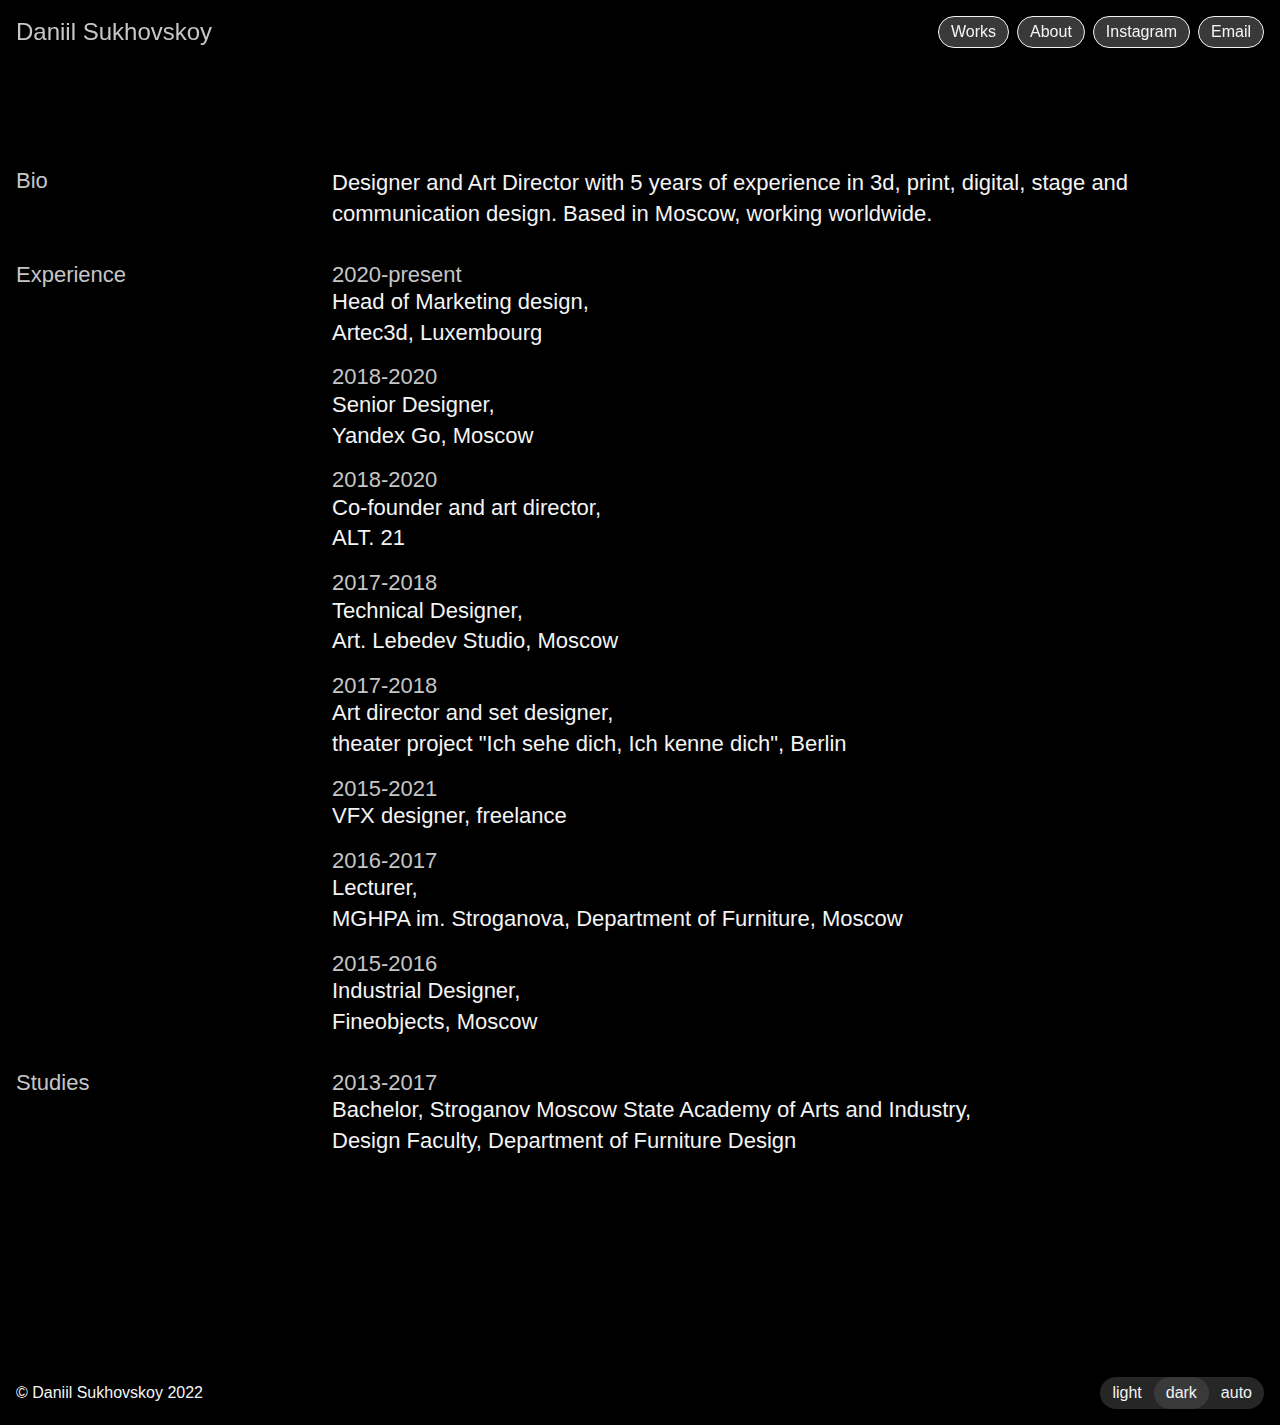
<file: about.html>
<!DOCTYPE html>
<html lang="en">
<head>
    <meta charset="UTF-8">
    <meta http-equiv="X-UA-Compatible" content="IE=edge">
    <meta name="viewport" content="width=device-width, initial-scale=1.0">
    <link rel="stylesheet" href="./resources/css/style.css">
    <meta name="theme-color" content="#f7f7f9">
    <title>Pivosoki</title>
</head>
<header class="container">
    <div>
        <h1>Daniil Sukhovskoy</h1>
    </div>
    <nav>
        <ul class="nav-links">
            <li><a class="info-link" href="./index.html">Works</a></li>
            <li><a class="info-link" href="./about.html">About</a></li>
            <li><a class="info-link" href="https://www.instagram.com/daniil_sukhovskoy/" target="_blank">Instagram</a></li>
            <li><a class="info-link" href="">Email</a></li>
        </ul>
    </nav>
</header>

<body>
    <div class="container header-comp extra-margin">
        <section class="row gap-2">
            <h3 class="col-3-sm">Bio</h3>
            <div class="col-9-sm">
                <p>Designer and Art Director with 5 years of experience in 3d, print, digital, stage and communication design. Based in Moscow, working worldwide.</p>
            </div> 
        </section>
        <section class="row gap-2">
            <h3 class="col-3-sm">Experience</h3>
            <div class="col-9-sm">
                <ul>
                    <li>
                        <h3>2020-present</h3>
                        <p>Head of Marketing design, <br>Artec3d, Luxembourg</p>
                    </li>
                    <li>
                        <h3>2018-2020</h3>
                        <p>Senior Designer, <br>Yandex Go, Moscow</p>
                    </li>
                    <li>
                        <h3>2018-2020</h3>
                        <p>Co-founder and art director, <br>ALT. 21</p>
                    </li>
                    <li>
                        <h3>2017-2018</h3>
                        <p>Technical Designer, <br>Art. Lebedev Studio, Moscow</p>
                    </li>
                    <li>
                        <h3>2017-2018</h3>
                        <p>Art director and set designer, <br>theater project "Ich sehe dich, Ich kenne dich", Berlin</p>
                    </li>
                    <li>
                        <h3>2015-2021</h3>
                        <p>VFX designer, freelance</p>
                    </li>
                    <li>
                        <h3>2016-2017</h3>
                        <p>Lecturer, <br>MGHPA im. Stroganova, Department of Furniture, Moscow</p>
                    </li>
                    <li>
                        <h3>2015-2016</h3>
                        <p>Industrial Designer, <br>Fineobjects, Moscow</p>
                    </li>
                </ul>
            </div> 
        </section>
        <section class="row gap-2">
            <h3 class="col-3-sm">Studies</h3>
            <div class="col-9-sm">
                <ul>
                    <li>
                        <h3>2013-2017</h3>
                        <p>Bachelor, Stroganov Moscow State Academy of Arts and Industry,<br>Design Faculty, Department of Furniture Design</p>
                    </li>
                </ul>
            </div> 
        </section>
    </div>

</body>


<footer class="container">
    <span>© Daniil Sukhovskoy 2022</span>
    <div class="footer_theme-toggle">
        <div class="theme-toggle" role="radiogroup" tabindex="0" aria-label="Select a color scheme preference">
            <div class="theme-toggle_item">
                <input class="theme-toggle_control" type="radio" name="color-theme" value="light" autocomplete="off">
                <label class="theme-toggle_text" for="light">light</label>
            </div>
            <div class="theme-toggle_item">
                <input class="theme-toggle_control" type="radio" name="color-theme" value="dark" autocomplete="off" checked>
                <label class="theme-toggle_text" for="dark">dark</label>
            </div>
            <div class="theme-toggle_item">
                <input class="theme-toggle_control" type="radio" name="color-theme" value="auto" autocomplete="off">
                <label class="theme-toggle_text" for="auto">auto</label>
            </div>
        </div>
    </div>

    <!--Theme toggle script-->
    <script src="./resources/js/color-theme-toggle.js"></script>
</footer>
</html>
</file>
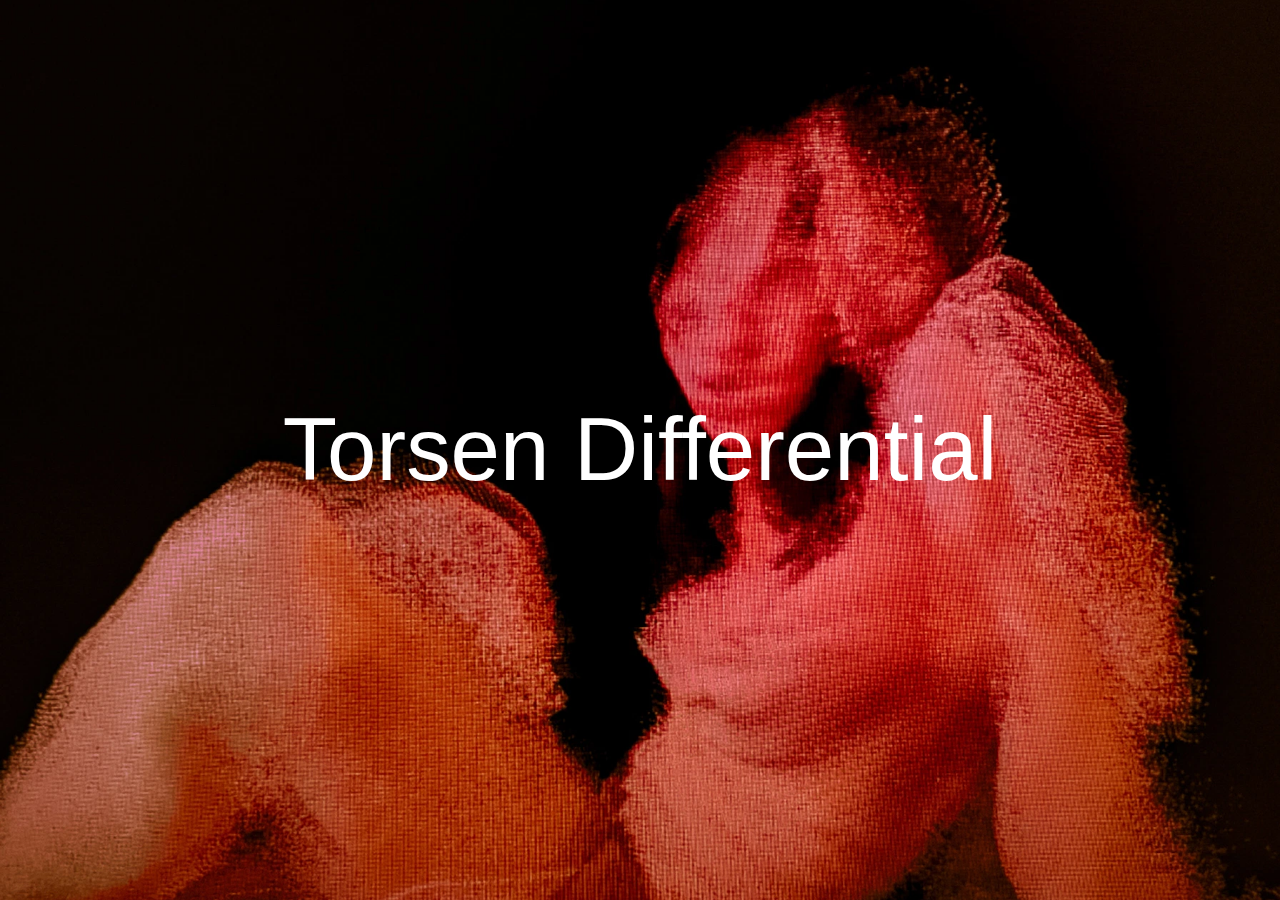
<file: torsen-differential.html>
<!DOCTYPE html>
<html lang="en">
<head>
    <meta charset="UTF-8">
    <meta http-equiv="X-UA-Compatible" content="IE=edge">
    <meta name="viewport" content="width=device-width, initial-scale=1.0">
    <link rel="stylesheet" href="./resources/css/style.css">
    <title>Pivosoki</title>
</head>
<body>
    <article>
        <div class="project-banner">
            <div class="banner-text">
                <h2>Torsen Differential</h2>
            </div>
            <div class="banner-image">
                <picture>
                    <img src="./resources/images/project/new-vision-1.webp" alt="">
                </picture>
            </div>
        </div>
    </article>
</body>
</file>
<file: resources/css/style.css>
/* Border tokens */
/* Spacing tokens */
/*! normalize.css v8.0.1 | MIT License | github.com/necolas/normalize.css */
/* Document
   ========================================================================== */
/**
 * 1. Correct the line height in all browsers.
 * 2. Prevent adjustments of font size after orientation changes in iOS.
 */
html {
  line-height: 1.15;
  /* 1 */
  -webkit-text-size-adjust: 100%;
  /* 2 */
}

/* Sections
   ========================================================================== */
/**
 * Remove the margin in all browsers.
 */
body {
  margin: 0;
}

/**
 * Render the `main` element consistently in IE.
 */
main {
  display: block;
}

/**
 * Correct the font size and margin on `h1` elements within `section` and
 * `article` contexts in Chrome, Firefox, and Safari.
 */
h1 {
  font-size: 2em;
  margin: 0.67em 0;
}

/* Grouping content
   ========================================================================== */
/**
 * 1. Add the correct box sizing in Firefox.
 * 2. Show the overflow in Edge and IE.
 */
hr {
  -webkit-box-sizing: content-box;
          box-sizing: content-box;
  /* 1 */
  height: 0;
  /* 1 */
  overflow: visible;
  /* 2 */
}

/**
 * 1. Correct the inheritance and scaling of font size in all browsers.
 * 2. Correct the odd `em` font sizing in all browsers.
 */
pre {
  font-family: monospace, monospace;
  /* 1 */
  font-size: 1em;
  /* 2 */
}

/* Text-level semantics
   ========================================================================== */
/**
 * Remove the gray background on active links in IE 10.
 */
a {
  background-color: transparent;
}

/**
 * 1. Remove the bottom border in Chrome 57-
 * 2. Add the correct text decoration in Chrome, Edge, IE, Opera, and Safari.
 */
abbr[title] {
  border-bottom: none;
  /* 1 */
  text-decoration: underline;
  /* 2 */
  -webkit-text-decoration: underline dotted;
          text-decoration: underline dotted;
  /* 2 */
}

/**
 * Add the correct font weight in Chrome, Edge, and Safari.
 */
b,
strong {
  font-weight: bolder;
}

/**
 * 1. Correct the inheritance and scaling of font size in all browsers.
 * 2. Correct the odd `em` font sizing in all browsers.
 */
code,
kbd,
samp {
  font-family: monospace, monospace;
  /* 1 */
  font-size: 1em;
  /* 2 */
}

/**
 * Add the correct font size in all browsers.
 */
small {
  font-size: 80%;
}

/**
 * Prevent `sub` and `sup` elements from affecting the line height in
 * all browsers.
 */
sub,
sup {
  font-size: 75%;
  line-height: 0;
  position: relative;
  vertical-align: baseline;
}

sub {
  bottom: -0.25em;
}

sup {
  top: -0.5em;
}

/* Embedded content
   ========================================================================== */
/**
 * Remove the border on images inside links in IE 10.
 */
img {
  border-style: none;
}

/* Forms
   ========================================================================== */
/**
 * 1. Change the font styles in all browsers.
 * 2. Remove the margin in Firefox and Safari.
 */
button,
input,
optgroup,
select,
textarea {
  font-family: inherit;
  /* 1 */
  font-size: 100%;
  /* 1 */
  line-height: 1.15;
  /* 1 */
  margin: 0;
  /* 2 */
}

/**
 * Show the overflow in IE.
 * 1. Show the overflow in Edge.
 */
button,
input {
  /* 1 */
  overflow: visible;
}

/**
 * Remove the inheritance of text transform in Edge, Firefox, and IE.
 * 1. Remove the inheritance of text transform in Firefox.
 */
button,
select {
  /* 1 */
  text-transform: none;
}

/**
 * Correct the inability to style clickable types in iOS and Safari.
 */
button,
[type="button"],
[type="reset"],
[type="submit"] {
  -webkit-appearance: button;
}

/**
 * Remove the inner border and padding in Firefox.
 */
button::-moz-focus-inner,
[type="button"]::-moz-focus-inner,
[type="reset"]::-moz-focus-inner,
[type="submit"]::-moz-focus-inner {
  border-style: none;
  padding: 0;
}

/**
 * Restore the focus styles unset by the previous rule.
 */
button:-moz-focusring,
[type="button"]:-moz-focusring,
[type="reset"]:-moz-focusring,
[type="submit"]:-moz-focusring {
  outline: 1px dotted ButtonText;
}

/**
 * Correct the padding in Firefox.
 */
fieldset {
  padding: 0.35em 0.75em 0.625em;
}

/**
 * 1. Correct the text wrapping in Edge and IE.
 * 2. Correct the color inheritance from `fieldset` elements in IE.
 * 3. Remove the padding so developers are not caught out when they zero out
 *    `fieldset` elements in all browsers.
 */
legend {
  -webkit-box-sizing: border-box;
          box-sizing: border-box;
  /* 1 */
  color: inherit;
  /* 2 */
  display: table;
  /* 1 */
  max-width: 100%;
  /* 1 */
  padding: 0;
  /* 3 */
  white-space: normal;
  /* 1 */
}

/**
 * Add the correct vertical alignment in Chrome, Firefox, and Opera.
 */
progress {
  vertical-align: baseline;
}

/**
 * Remove the default vertical scrollbar in IE 10+.
 */
textarea {
  overflow: auto;
}

/**
 * 1. Add the correct box sizing in IE 10.
 * 2. Remove the padding in IE 10.
 */
[type="checkbox"],
[type="radio"] {
  -webkit-box-sizing: border-box;
          box-sizing: border-box;
  /* 1 */
  padding: 0;
  /* 2 */
}

/**
 * Correct the cursor style of increment and decrement buttons in Chrome.
 */
[type="number"]::-webkit-inner-spin-button,
[type="number"]::-webkit-outer-spin-button {
  height: auto;
}

/**
 * 1. Correct the odd appearance in Chrome and Safari.
 * 2. Correct the outline style in Safari.
 */
[type="search"] {
  -webkit-appearance: textfield;
  /* 1 */
  outline-offset: -2px;
  /* 2 */
}

/**
 * Remove the inner padding in Chrome and Safari on macOS.
 */
[type="search"]::-webkit-search-decoration {
  -webkit-appearance: none;
}

/**
 * 1. Correct the inability to style clickable types in iOS and Safari.
 * 2. Change font properties to `inherit` in Safari.
 */
::-webkit-file-upload-button {
  -webkit-appearance: button;
  /* 1 */
  font: inherit;
  /* 2 */
}

/* Interactive
   ========================================================================== */
/*
 * Add the correct display in Edge, IE 10+, and Firefox.
 */
details {
  display: block;
}

/*
 * Add the correct display in all browsers.
 */
summary {
  display: list-item;
}

/* Misc
   ========================================================================== */
/**
 * Add the correct display in IE 10+.
 */
template {
  display: none;
}

/**
 * Add the correct display in IE 10.
 */
[hidden] {
  display: none;
}

/**
 * Set up a decent box model on the root element
 */
html {
  -webkit-box-sizing: border-box;
          box-sizing: border-box;
  scroll-behavior: smooth;
  font-family: Arial, Helvetica, sans-serif;
  background-color: var(--bg-color);
  color: var(--text-color-01);
  -webkit-font-smoothing: antialiased;
  -webkit-text-size-adjust: none;
     -moz-text-size-adjust: none;
      -ms-text-size-adjust: none;
          text-size-adjust: none;
}

body {
  background-color: inherit;
}

a {
  color: inherit;
  text-decoration: none;
}

img, video, figure {
  display: block;
  -o-object-fit: cover;
     object-fit: cover;
  width: 100%;
  margin: 0;
}

ul {
  list-style: none;
  padding: 0;
  margin: 0;
}

/**
 * Make all elements from the DOM inherit from the parent box-sizing
 * Since `*` has a specificity of 0, it does not override the `html` value
 * making all elements inheriting from the root box-sizing value
 * See: https://css-tricks.com/inheriting-box-sizing-probably-slightly-better-best-practice/
 */
*,
*::before,
*::after {
  -webkit-box-sizing: inherit;
          box-sizing: inherit;
}

h1, h2, h3,
h4, h5, h6 {
  margin: 0;
  font-weight: normal;
  color: var(--text-color-02);
}

h1 {
  font-size: 1.5rem;
}

h2 {
  font-size: 32px;
}

@media (min-width: 320px) {
  h2 {
    font-size: calc(13.03704px + 100vw * 0.05926);
  }
}

@media (min-width: 1400px) {
  h2 {
    font-size: 96px;
  }
}

h3, p {
  font-size: 18px;
}

@media (min-width: 320px) {
  h3, p {
    font-size: calc(15.14286px + 100vw * 0.00893);
  }
}

@media (min-width: 768px) {
  h3, p {
    font-size: 22px;
  }
}

p {
  margin-top: 0;
  margin-bottom: 16px;
  max-width: 75ch;
  line-height: 1.4;
  color: var(--text-color-01);
}

.container {
  max-width: 2800px;
  margin: auto;
  padding-left: 16px;
  padding-right: 16px;
}

.extra-margin {
  margin-bottom: 20vh;
}

.row {
  display: -webkit-box;
  display: -ms-flexbox;
  display: flex;
  -webkit-box-orient: horizontal;
  -webkit-box-direction: normal;
      -ms-flex-flow: row wrap;
          flex-flow: row wrap;
}

.gap-0 > * {
  padding: 0;
}

.gap-0 {
  margin-left: 0;
  margin-right: 0;
}

.gap-1 > * {
  padding: 4px;
}

.gap-1 {
  margin-left: -4px;
  margin-right: -4px;
}

.gap-2 > * {
  padding: 8px;
}

.gap-2 {
  margin-left: -8px;
  margin-right: -8px;
}

.gap-3 > * {
  padding: 12px;
}

.gap-3 {
  margin-left: -12px;
  margin-right: -12px;
}

.gap-4 > * {
  padding: 16px;
}

.gap-4 {
  margin-left: -16px;
  margin-right: -16px;
}

@media (min-width: 0) {
  .col-1-xs {
    -webkit-box-flex: 0;
        -ms-flex-positive: 0;
            flex-grow: 0;
    width: 8.33333%;
  }
  .col-2-xs {
    -webkit-box-flex: 0;
        -ms-flex-positive: 0;
            flex-grow: 0;
    width: 16.66667%;
  }
  .col-3-xs {
    -webkit-box-flex: 0;
        -ms-flex-positive: 0;
            flex-grow: 0;
    width: 25%;
  }
  .col-4-xs {
    -webkit-box-flex: 0;
        -ms-flex-positive: 0;
            flex-grow: 0;
    width: 33.33333%;
  }
  .col-5-xs {
    -webkit-box-flex: 0;
        -ms-flex-positive: 0;
            flex-grow: 0;
    width: 41.66667%;
  }
  .col-6-xs {
    -webkit-box-flex: 0;
        -ms-flex-positive: 0;
            flex-grow: 0;
    width: 50%;
  }
  .col-7-xs {
    -webkit-box-flex: 0;
        -ms-flex-positive: 0;
            flex-grow: 0;
    width: 58.33333%;
  }
  .col-8-xs {
    -webkit-box-flex: 0;
        -ms-flex-positive: 0;
            flex-grow: 0;
    width: 66.66667%;
  }
  .col-9-xs {
    -webkit-box-flex: 0;
        -ms-flex-positive: 0;
            flex-grow: 0;
    width: 75%;
  }
  .col-10-xs {
    -webkit-box-flex: 0;
        -ms-flex-positive: 0;
            flex-grow: 0;
    width: 83.33333%;
  }
  .col-11-xs {
    -webkit-box-flex: 0;
        -ms-flex-positive: 0;
            flex-grow: 0;
    width: 91.66667%;
  }
  .col-12-xs {
    -webkit-box-flex: 0;
        -ms-flex-positive: 0;
            flex-grow: 0;
    width: 100%;
  }
}

@media (min-width: 576px) {
  .col-1-sm {
    -webkit-box-flex: 0;
        -ms-flex-positive: 0;
            flex-grow: 0;
    width: 8.33333%;
  }
  .col-2-sm {
    -webkit-box-flex: 0;
        -ms-flex-positive: 0;
            flex-grow: 0;
    width: 16.66667%;
  }
  .col-3-sm {
    -webkit-box-flex: 0;
        -ms-flex-positive: 0;
            flex-grow: 0;
    width: 25%;
  }
  .col-4-sm {
    -webkit-box-flex: 0;
        -ms-flex-positive: 0;
            flex-grow: 0;
    width: 33.33333%;
  }
  .col-5-sm {
    -webkit-box-flex: 0;
        -ms-flex-positive: 0;
            flex-grow: 0;
    width: 41.66667%;
  }
  .col-6-sm {
    -webkit-box-flex: 0;
        -ms-flex-positive: 0;
            flex-grow: 0;
    width: 50%;
  }
  .col-7-sm {
    -webkit-box-flex: 0;
        -ms-flex-positive: 0;
            flex-grow: 0;
    width: 58.33333%;
  }
  .col-8-sm {
    -webkit-box-flex: 0;
        -ms-flex-positive: 0;
            flex-grow: 0;
    width: 66.66667%;
  }
  .col-9-sm {
    -webkit-box-flex: 0;
        -ms-flex-positive: 0;
            flex-grow: 0;
    width: 75%;
  }
  .col-10-sm {
    -webkit-box-flex: 0;
        -ms-flex-positive: 0;
            flex-grow: 0;
    width: 83.33333%;
  }
  .col-11-sm {
    -webkit-box-flex: 0;
        -ms-flex-positive: 0;
            flex-grow: 0;
    width: 91.66667%;
  }
  .col-12-sm {
    -webkit-box-flex: 0;
        -ms-flex-positive: 0;
            flex-grow: 0;
    width: 100%;
  }
}

@media (min-width: 768px) {
  .col-1-md {
    -webkit-box-flex: 0;
        -ms-flex-positive: 0;
            flex-grow: 0;
    width: 8.33333%;
  }
  .col-2-md {
    -webkit-box-flex: 0;
        -ms-flex-positive: 0;
            flex-grow: 0;
    width: 16.66667%;
  }
  .col-3-md {
    -webkit-box-flex: 0;
        -ms-flex-positive: 0;
            flex-grow: 0;
    width: 25%;
  }
  .col-4-md {
    -webkit-box-flex: 0;
        -ms-flex-positive: 0;
            flex-grow: 0;
    width: 33.33333%;
  }
  .col-5-md {
    -webkit-box-flex: 0;
        -ms-flex-positive: 0;
            flex-grow: 0;
    width: 41.66667%;
  }
  .col-6-md {
    -webkit-box-flex: 0;
        -ms-flex-positive: 0;
            flex-grow: 0;
    width: 50%;
  }
  .col-7-md {
    -webkit-box-flex: 0;
        -ms-flex-positive: 0;
            flex-grow: 0;
    width: 58.33333%;
  }
  .col-8-md {
    -webkit-box-flex: 0;
        -ms-flex-positive: 0;
            flex-grow: 0;
    width: 66.66667%;
  }
  .col-9-md {
    -webkit-box-flex: 0;
        -ms-flex-positive: 0;
            flex-grow: 0;
    width: 75%;
  }
  .col-10-md {
    -webkit-box-flex: 0;
        -ms-flex-positive: 0;
            flex-grow: 0;
    width: 83.33333%;
  }
  .col-11-md {
    -webkit-box-flex: 0;
        -ms-flex-positive: 0;
            flex-grow: 0;
    width: 91.66667%;
  }
  .col-12-md {
    -webkit-box-flex: 0;
        -ms-flex-positive: 0;
            flex-grow: 0;
    width: 100%;
  }
}

@media (min-width: 992px) {
  .col-1-lg {
    -webkit-box-flex: 0;
        -ms-flex-positive: 0;
            flex-grow: 0;
    width: 8.33333%;
  }
  .col-2-lg {
    -webkit-box-flex: 0;
        -ms-flex-positive: 0;
            flex-grow: 0;
    width: 16.66667%;
  }
  .col-3-lg {
    -webkit-box-flex: 0;
        -ms-flex-positive: 0;
            flex-grow: 0;
    width: 25%;
  }
  .col-4-lg {
    -webkit-box-flex: 0;
        -ms-flex-positive: 0;
            flex-grow: 0;
    width: 33.33333%;
  }
  .col-5-lg {
    -webkit-box-flex: 0;
        -ms-flex-positive: 0;
            flex-grow: 0;
    width: 41.66667%;
  }
  .col-6-lg {
    -webkit-box-flex: 0;
        -ms-flex-positive: 0;
            flex-grow: 0;
    width: 50%;
  }
  .col-7-lg {
    -webkit-box-flex: 0;
        -ms-flex-positive: 0;
            flex-grow: 0;
    width: 58.33333%;
  }
  .col-8-lg {
    -webkit-box-flex: 0;
        -ms-flex-positive: 0;
            flex-grow: 0;
    width: 66.66667%;
  }
  .col-9-lg {
    -webkit-box-flex: 0;
        -ms-flex-positive: 0;
            flex-grow: 0;
    width: 75%;
  }
  .col-10-lg {
    -webkit-box-flex: 0;
        -ms-flex-positive: 0;
            flex-grow: 0;
    width: 83.33333%;
  }
  .col-11-lg {
    -webkit-box-flex: 0;
        -ms-flex-positive: 0;
            flex-grow: 0;
    width: 91.66667%;
  }
  .col-12-lg {
    -webkit-box-flex: 0;
        -ms-flex-positive: 0;
            flex-grow: 0;
    width: 100%;
  }
}

@media (min-width: 1200px) {
  .col-1-xl {
    -webkit-box-flex: 0;
        -ms-flex-positive: 0;
            flex-grow: 0;
    width: 8.33333%;
  }
  .col-2-xl {
    -webkit-box-flex: 0;
        -ms-flex-positive: 0;
            flex-grow: 0;
    width: 16.66667%;
  }
  .col-3-xl {
    -webkit-box-flex: 0;
        -ms-flex-positive: 0;
            flex-grow: 0;
    width: 25%;
  }
  .col-4-xl {
    -webkit-box-flex: 0;
        -ms-flex-positive: 0;
            flex-grow: 0;
    width: 33.33333%;
  }
  .col-5-xl {
    -webkit-box-flex: 0;
        -ms-flex-positive: 0;
            flex-grow: 0;
    width: 41.66667%;
  }
  .col-6-xl {
    -webkit-box-flex: 0;
        -ms-flex-positive: 0;
            flex-grow: 0;
    width: 50%;
  }
  .col-7-xl {
    -webkit-box-flex: 0;
        -ms-flex-positive: 0;
            flex-grow: 0;
    width: 58.33333%;
  }
  .col-8-xl {
    -webkit-box-flex: 0;
        -ms-flex-positive: 0;
            flex-grow: 0;
    width: 66.66667%;
  }
  .col-9-xl {
    -webkit-box-flex: 0;
        -ms-flex-positive: 0;
            flex-grow: 0;
    width: 75%;
  }
  .col-10-xl {
    -webkit-box-flex: 0;
        -ms-flex-positive: 0;
            flex-grow: 0;
    width: 83.33333%;
  }
  .col-11-xl {
    -webkit-box-flex: 0;
        -ms-flex-positive: 0;
            flex-grow: 0;
    width: 91.66667%;
  }
  .col-12-xl {
    -webkit-box-flex: 0;
        -ms-flex-positive: 0;
            flex-grow: 0;
    width: 100%;
  }
}

@media (min-width: 1400px) {
  .col-1-xxl {
    -webkit-box-flex: 0;
        -ms-flex-positive: 0;
            flex-grow: 0;
    width: 8.33333%;
  }
  .col-2-xxl {
    -webkit-box-flex: 0;
        -ms-flex-positive: 0;
            flex-grow: 0;
    width: 16.66667%;
  }
  .col-3-xxl {
    -webkit-box-flex: 0;
        -ms-flex-positive: 0;
            flex-grow: 0;
    width: 25%;
  }
  .col-4-xxl {
    -webkit-box-flex: 0;
        -ms-flex-positive: 0;
            flex-grow: 0;
    width: 33.33333%;
  }
  .col-5-xxl {
    -webkit-box-flex: 0;
        -ms-flex-positive: 0;
            flex-grow: 0;
    width: 41.66667%;
  }
  .col-6-xxl {
    -webkit-box-flex: 0;
        -ms-flex-positive: 0;
            flex-grow: 0;
    width: 50%;
  }
  .col-7-xxl {
    -webkit-box-flex: 0;
        -ms-flex-positive: 0;
            flex-grow: 0;
    width: 58.33333%;
  }
  .col-8-xxl {
    -webkit-box-flex: 0;
        -ms-flex-positive: 0;
            flex-grow: 0;
    width: 66.66667%;
  }
  .col-9-xxl {
    -webkit-box-flex: 0;
        -ms-flex-positive: 0;
            flex-grow: 0;
    width: 75%;
  }
  .col-10-xxl {
    -webkit-box-flex: 0;
        -ms-flex-positive: 0;
            flex-grow: 0;
    width: 83.33333%;
  }
  .col-11-xxl {
    -webkit-box-flex: 0;
        -ms-flex-positive: 0;
            flex-grow: 0;
    width: 91.66667%;
  }
  .col-12-xxl {
    -webkit-box-flex: 0;
        -ms-flex-positive: 0;
            flex-grow: 0;
    width: 100%;
  }
}

header {
  position: fixed;
  top: 0;
  z-index: 3;
  width: 100%;
  display: -webkit-box;
  display: -ms-flexbox;
  display: flex;
  -ms-flex-wrap: wrap;
      flex-wrap: wrap;
  gap: 8px;
  -webkit-box-pack: justify;
      -ms-flex-pack: justify;
          justify-content: space-between;
  -webkit-box-align: center;
      -ms-flex-align: center;
          align-items: center;
  padding-top: 16px;
  padding-bottom: 16px;
}

header h1 {
  margin: 0;
}

.header-comp {
  padding-top: 160px;
}

.nav-links {
  display: -webkit-box;
  display: -ms-flexbox;
  display: flex;
  gap: 8px;
}

.info-link {
  display: -webkit-box;
  display: -ms-flexbox;
  display: flex;
  -webkit-box-pack: center;
      -ms-flex-pack: center;
          justify-content: center;
  -webkit-box-align: center;
      -ms-flex-align: center;
          align-items: center;
  height: 2rem;
  border-radius: 1rem;
  padding: 0 12px;
  text-decoration: none;
  background-color: var(--ui-02);
  color: var(--text-color-01);
  border: 1px solid var(--ui-05);
}

.info-link:hover, .info-link:focus, .info-link:active {
  background-color: var(--primary-color);
  color: var(--inverse-01);
}

.project {
  padding-top: 20px;
  padding-bottom: 80px;
  background-color: var(--bg-color);
  position: relative;
  z-index: 2;
}

footer {
  display: -webkit-box;
  display: -ms-flexbox;
  display: flex;
  -ms-flex-wrap: wrap;
      flex-wrap: wrap;
  -webkit-box-align: center;
      -ms-flex-align: center;
          align-items: center;
  width: 100%;
  -webkit-box-pack: justify;
      -ms-flex-pack: justify;
          justify-content: space-between;
  gap: 16px;
  padding: 16px;
  position: relative;
  z-index: 2;
  background-color: var(--bg-color);
}

.card {
  width: 100%;
  margin-bottom: 24px;
  color: var(--text-color-02);
  font-size: 18px;
}

@media (min-width: 320px) {
  .card {
    font-size: calc(16.57143px + 100vw * 0.00446);
  }
}

@media (min-width: 768px) {
  .card {
    font-size: 20px;
  }
}

.card a :hover ~ figcaption {
  color: var(--text-color-01);
  -webkit-transition: color 200ms cubic-bezier(0.455, 0.03, 0.515, 0.955);
  transition: color 200ms cubic-bezier(0.455, 0.03, 0.515, 0.955);
}

.card figcaption {
  display: inline-block;
}

.card figcaption :hover {
  color: var(--text-color-01);
  -webkit-transition: color 200ms cubic-bezier(0.455, 0.03, 0.515, 0.955);
  transition: color 200ms cubic-bezier(0.455, 0.03, 0.515, 0.955);
}

.card .image {
  margin-bottom: 8px;
  position: relative;
  border-radius: 8px;
  overflow: hidden;
}

.card .image img {
  -o-object-fit: cover;
     object-fit: cover;
  -o-object-position: center center;
     object-position: center center;
}

.card ul {
  color: var(--text-color-05);
}

.card ul li {
  display: inline;
}

.card ul li:after {
  content: ", ";
}

.card ul li:last-child:after {
  content: "";
}

.project-banner {
  -webkit-box-pack: center;
      -ms-flex-pack: center;
          justify-content: center;
  -webkit-box-align: center;
      -ms-flex-align: center;
          align-items: center;
  height: 50vh;
}

@media (min-width: 1200px) {
  .project-banner {
    height: 100vh;
  }
}

.project-banner > * {
  height: 50vh;
  position: fixed;
  width: 100%;
}

@media (min-width: 1200px) {
  .project-banner > * {
    height: 100vh;
  }
}

.project-banner .banner-image {
  top: 0;
  overflow: hidden;
  z-index: 1;
}

.project-banner .banner-image img {
  height: 100%;
}

.project-banner .banner-text {
  z-index: 2;
  text-align: center;
  display: -webkit-box;
  display: -ms-flexbox;
  display: flex;
  -webkit-box-pack: center;
      -ms-flex-pack: center;
          justify-content: center;
  -webkit-box-align: center;
      -ms-flex-align: center;
          align-items: center;
}

.project-banner .banner-text h2 {
  color: var(--text-color-04);
}

.footer_theme-toggle {
  display: -webkit-box;
  display: -ms-flexbox;
  display: flex;
  gap: 4px;
  -webkit-box-align: center;
      -ms-flex-align: center;
          align-items: center;
}

.footer_theme-toggle .theme-toggle {
  display: -webkit-inline-box;
  display: -ms-inline-flexbox;
  display: inline-flex;
  -webkit-box-align: center;
      -ms-flex-align: center;
          align-items: center;
  background-color: var(--ui-01);
  height: 2rem;
  border-radius: 1rem;
}

.footer_theme-toggle .theme-toggle .theme-toggle_item {
  position: relative;
}

.footer_theme-toggle .theme-toggle .theme-toggle_item .theme-toggle_control {
  -webkit-appearance: none;
     -moz-appearance: none;
          appearance: none;
  position: absolute;
  width: 100%;
  height: 100%;
  cursor: pointer;
}

.footer_theme-toggle .theme-toggle .theme-toggle_item .theme-toggle_control:checked + .theme-toggle_text {
  background-color: var(--ui-03);
}

.footer_theme-toggle .theme-toggle .theme-toggle_item .theme-toggle_text {
  display: -webkit-box;
  display: -ms-flexbox;
  display: flex;
  -webkit-box-pack: center;
      -ms-flex-pack: center;
          justify-content: center;
  -webkit-box-align: center;
      -ms-flex-align: center;
          align-items: center;
  height: 2rem;
  border-radius: 1rem;
  padding: 0 12px;
  text-decoration: none;
}

.mansory-grid {
  width: 100%;
  height: auto;
  will-change: height;
  -webkit-transition: height 666ms cubic-bezier(0.4, 0, 0.22, 1) 0s;
  transition: height 666ms cubic-bezier(0.4, 0, 0.22, 1) 0s;
}

.mansory-grid figure {
  display: block;
}

.mansory-grid figure picture {
  position: relative;
  height: 1px;
  -webkit-backface-visibility: hidden;
          backface-visibility: hidden;
  margin: 0px;
  overflow: hidden;
}

.one-three,
.card {
  width: 100%;
}

@media (min-width: 480px) {
  .one-three,
  .card {
    width: calc((100% - 16px)/ 2);
  }
}

@media (min-width: 768px) {
  .one-three,
  .card {
    width: calc((100% - 16px * 2)/ 3);
  }
}

:root {
  --bg-color:black;
  --text-color-01: #f4f4f4;
  --text-color-02: #c6c6c6;
  --text-color-03: #6f6f6f;
  --text-color-04: #ffffff;
  --text-color-05: #8d8d8d;
  --inverse-01: black;
  --primary-color: #f4ff7a;
  --ui-01: #262626;
  --ui-02: #393939;
  --ui-03: #393939;
  --ui-04: #6f6f6f;
  --ui-05: #f4f4f4;
}

.lightmode {
  --bg-color:white;
  --text-color-01: #161616;
  --text-color-02: #525252;
  --text-color-03: #a8a8a8;
  --text-color-04: #ffffff;
  --text-color-05: #6f6f6f;
  --inverse-01: black;
  --primary-color: #f4ff7a;
  --ui-01: #f4f4f4;
  --ui-02: #ffffff;
  --ui-03: #e0e0e0;
  --ui-04: #8d8d8d;
  --ui-05: #161616;
}
</file>
